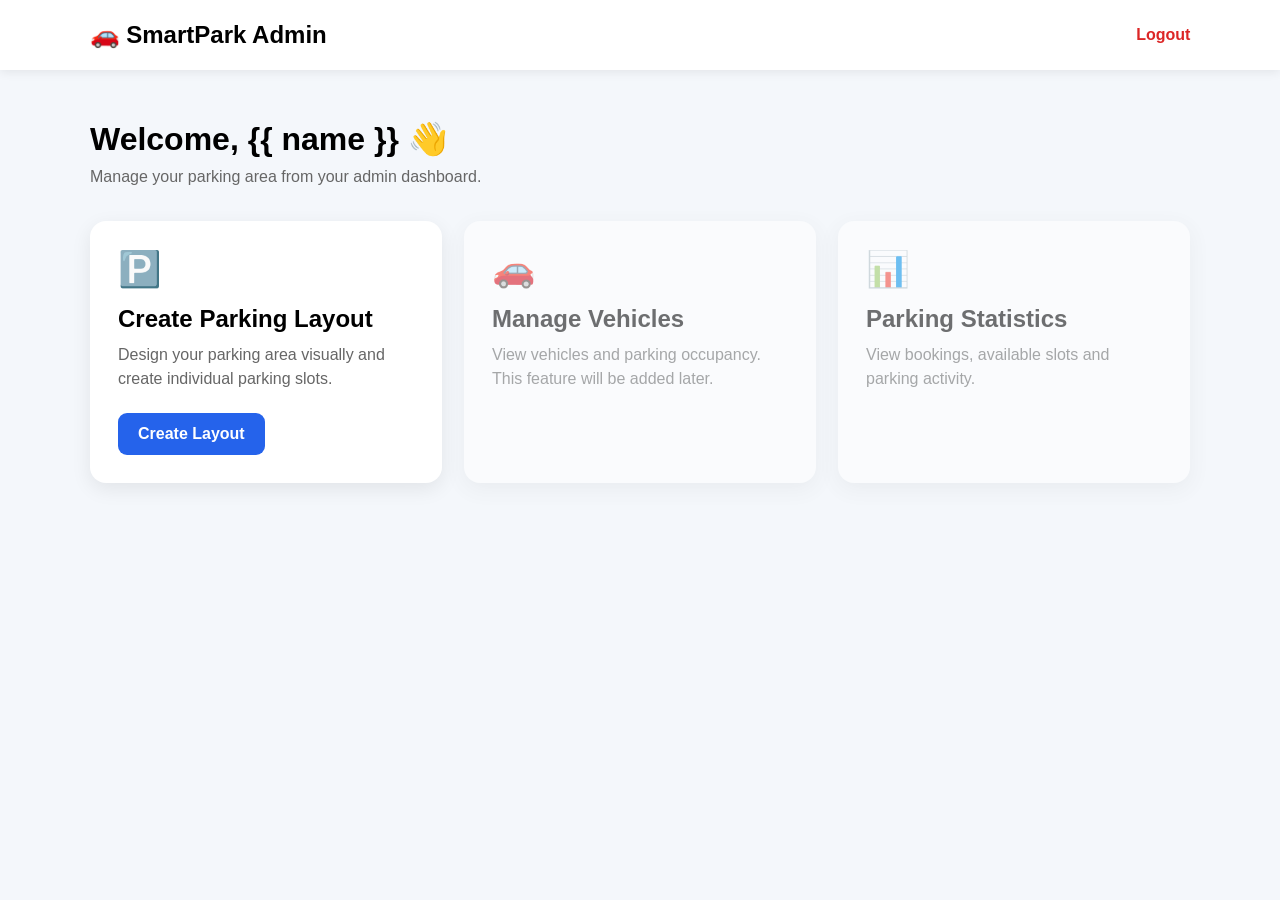
<file: templates/admin_dashboard.html>
<!DOCTYPE html>
<html lang="en">

<head>
    <meta charset="UTF-8">
    <meta name="viewport" content="width=device-width, initial-scale=1.0">

    <title>Admin Dashboard | SmartPark</title>

    <style>
        * {
            box-sizing: border-box;
            margin: 0;
            padding: 0;
            font-family: Arial, sans-serif;
        }

        body {
            background: #f4f7fb;
            min-height: 100vh;
        }

        nav {
            height: 70px;
            background: white;
            display: flex;
            align-items: center;
            justify-content: space-between;
            padding: 0 7%;
            box-shadow: 0 2px 10px rgba(0, 0, 0, 0.08);
        }

        .logo {
            font-size: 24px;
            font-weight: bold;
        }

        .logout {
            text-decoration: none;
            color: #dc2626;
            font-weight: bold;
        }

        .container {
            width: 86%;
            max-width: 1100px;
            margin: 50px auto;
        }

        .welcome {
            margin-bottom: 35px;
        }

        .welcome h1 {
            font-size: 32px;
            margin-bottom: 10px;
        }

        .welcome p {
            color: #666;
            font-size: 16px;
        }

        .cards {
            display: grid;
            grid-template-columns: repeat(auto-fit, minmax(250px, 1fr));
            gap: 22px;
        }

        .card {
            background: white;
            padding: 28px;
            border-radius: 16px;
            box-shadow: 0 6px 20px rgba(0, 0, 0, 0.08);
        }

        .card-icon {
            font-size: 35px;
            margin-bottom: 15px;
        }

        .card h2 {
            margin-bottom: 10px;
        }

        .card p {
            color: #666;
            line-height: 1.5;
            margin-bottom: 22px;
        }

        .create-btn {
            display: inline-block;
            padding: 12px 20px;
            background: #2563eb;
            color: white;
            text-decoration: none;
            border-radius: 9px;
            font-weight: bold;
        }

        .create-btn:hover {
            background: #1d4ed8;
        }

        .disabled {
            opacity: 0.55;
        }
    </style>

</head>

<body>

    <nav>

        <div class="logo">
            🚗 SmartPark Admin
        </div>

        <a class="logout" href="/admin/logout">
            Logout
        </a>

    </nav>


    <div class="container">

        <div class="welcome">

            <h1>Welcome, {{ name }} 👋</h1>

            <p>
                Manage your parking area from your admin dashboard.
            </p>

        </div>


        <div class="cards">

            <div class="card">

                <div class="card-icon">🅿️</div>

                <h2>Create Parking Layout</h2>

                <p>
                    Design your parking area visually and
                    create individual parking slots.
                </p>

                <a href="#" class="create-btn">
                    Create Layout
                </a>

            </div>


            <div class="card disabled">

                <div class="card-icon">🚗</div>

                <h2>Manage Vehicles</h2>

                <p>
                    View vehicles and parking occupancy.
                    This feature will be added later.
                </p>

            </div>


            <div class="card disabled">

                <div class="card-icon">📊</div>

                <h2>Parking Statistics</h2>

                <p>
                    View bookings, available slots and
                    parking activity.
                </p>

            </div>

        </div>

    </div>

</body>

</html>
</file>
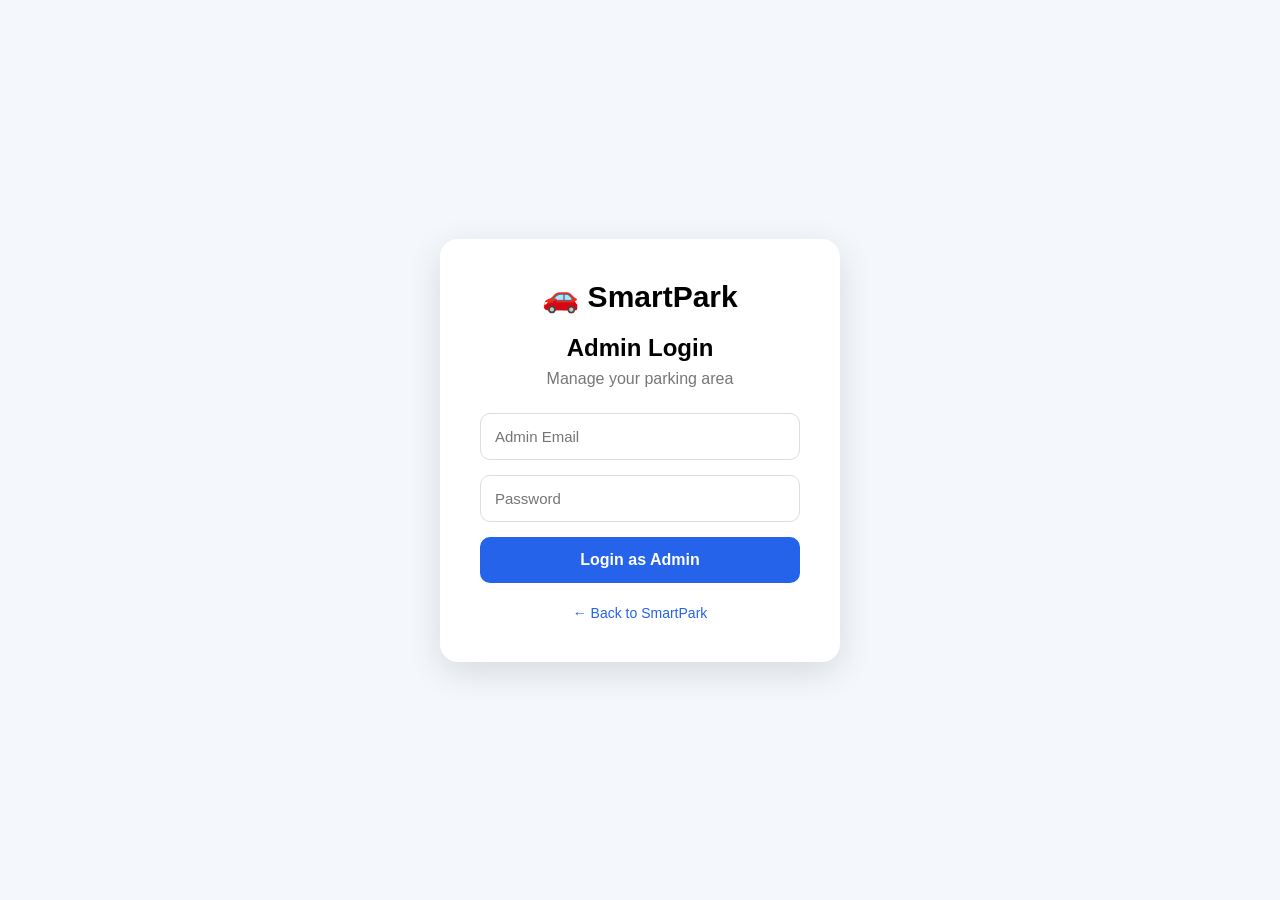
<file: templates/admin_login.html>
<!DOCTYPE html>
<html lang="en">

<head>
    <meta charset="UTF-8">
    <meta name="viewport" content="width=device-width, initial-scale=1.0">

    <title>Admin Login | SmartPark</title>

    <style>
        * {
            box-sizing: border-box;
            margin: 0;
            padding: 0;
            font-family: Arial, sans-serif;
        }

        body {
            min-height: 100vh;
            background: #f4f7fb;
            display: flex;
            align-items: center;
            justify-content: center;
        }

        .login-box {
            width: 400px;
            background: white;
            padding: 40px;
            border-radius: 18px;
            box-shadow: 0 10px 35px rgba(0, 0, 0, 0.12);
            text-align: center;
        }

        .logo {
            font-size: 30px;
            font-weight: bold;
            margin-bottom: 8px;
        }

        .admin-title {
            font-size: 24px;
            margin-top: 20px;
            margin-bottom: 8px;
        }

        .subtitle {
            color: #777;
            margin-bottom: 25px;
        }

        input {
            width: 100%;
            padding: 14px;
            margin-bottom: 15px;
            border: 1px solid #ddd;
            border-radius: 10px;
            font-size: 15px;
            outline: none;
        }

        input:focus {
            border-color: #2563eb;
        }

        button {
            width: 100%;
            padding: 14px;
            border: none;
            border-radius: 10px;
            background: #2563eb;
            color: white;
            font-size: 16px;
            font-weight: bold;
            cursor: pointer;
        }

        button:hover {
            background: #1d4ed8;
        }

        .back {
            display: inline-block;
            margin-top: 22px;
            text-decoration: none;
            color: #2563eb;
            font-size: 14px;
        }
    </style>

</head>

<body>

    <div class="login-box">

        <div class="logo">🚗 SmartPark</div>

        <h2 class="admin-title">Admin Login</h2>

        <p class="subtitle">
            Manage your parking area
        </p>

        <form method="POST">

            <input
                type="email"
                name="email"
                placeholder="Admin Email"
                required
            >

            <input
                type="password"
                name="password"
                placeholder="Password"
                required
            >

            <button type="submit">
                Login as Admin
            </button>

        </form>

        <a class="back" href="/">
            ← Back to SmartPark
        </a>

    </div>

</body>

</html>
</file>
